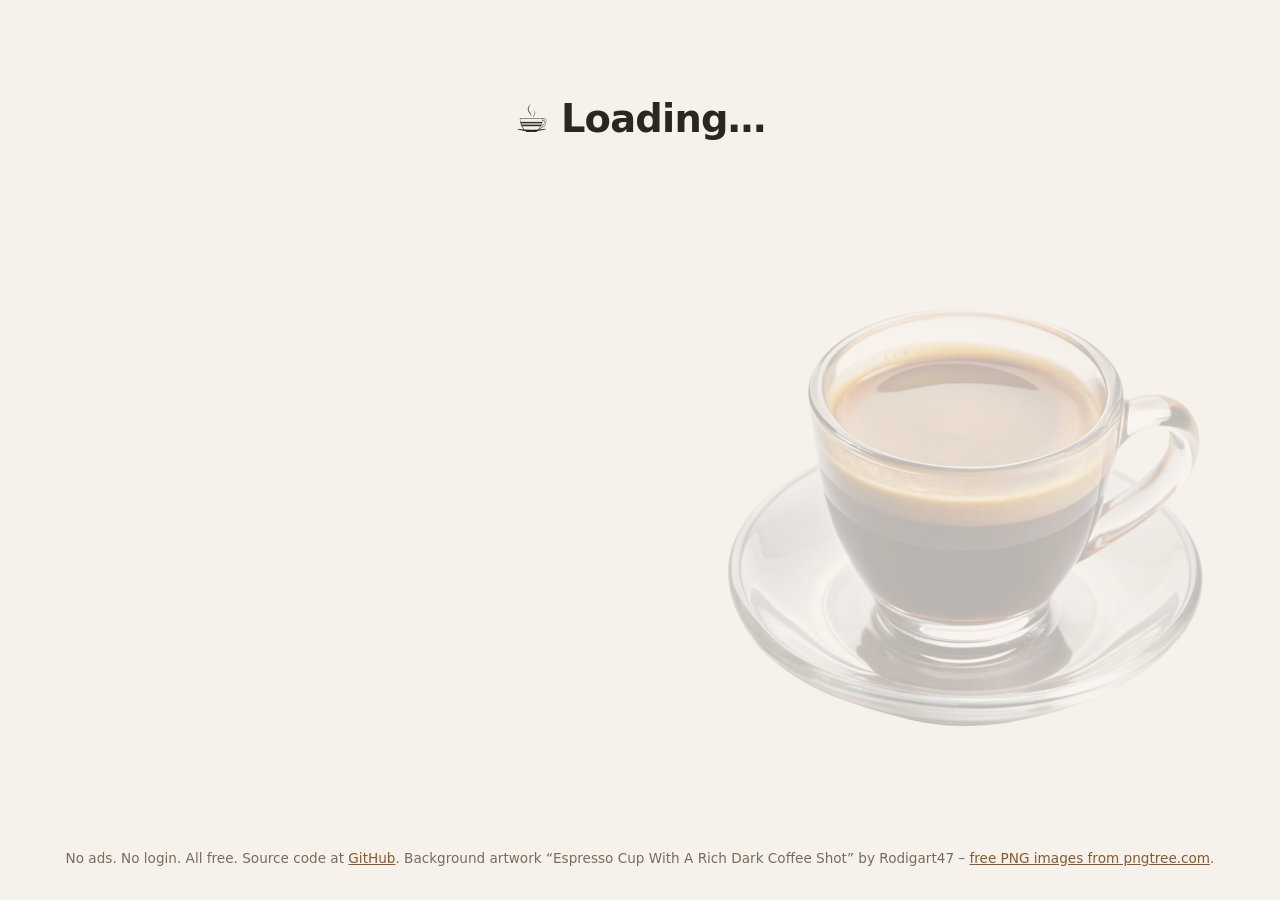
<file: index.html>
<!DOCTYPE html>
<html lang="en">
<head>
	<meta charset="utf-8">
	<meta name="viewport" content="width=device-width, initial-scale=1">
	<title>Lean Coffee Board</title>
	<meta name="description" content="A simple, real-time board for Lean Coffee style meetings. No accounts required.">
	<link rel="stylesheet" href="css/style.css">
	<link rel="icon" href="data:image/svg+xml,%3Csvg%20xmlns%3D%22http%3A%2F%2Fwww.w3.org%2F2000%2Fsvg%22%20viewBox%3D%220%200%20100%20100%22%3E%3Ctext%20y%3D%22.9em%22%20font-size%3D%2290%22%3E%E2%98%95%3C%2Ftext%3E%3C%2Fsvg%3E">
</head>
<body>
	<noscript>
		<main class="landing">
			<div class="landing__hero">
				<h1>JavaScript required</h1>
				<p>Lean Coffee Board needs JavaScript to run.</p>
			</div>
		</main>
	<footer class="site-footer">
		No ads. No login. All free. Source code at
		<a href="https://github.com/pattespatte/lean-coffee-board">GitHub</a>.
		Background artwork “Espresso Cup With A Rich Dark Coffee Shot” by Rodigart47 –
		<a href="https://pngtree.com/freepng/espresso-cup-with-a-rich-dark-coffee-shot_15473319.html">free PNG images from pngtree.com</a>.
	</footer>
	</noscript>

	<!-- Boot screen shown until app.js mounts. -->
	<div id="boot" class="landing">
		<div class="landing__hero">
			<h1>☕ Loading…</h1>
		</div>
	</div>
	<footer class="site-footer">
		No ads. No login. All free. Source code at
		<a href="https://github.com/pattespatte/lean-coffee-board">GitHub</a>.
		Background artwork “Espresso Cup With A Rich Dark Coffee Shot” by Rodigart47 –
		<a href="https://pngtree.com/freepng/espresso-cup-with-a-rich-dark-coffee-shot_15473319.html">free PNG images from pngtree.com</a>.
	</footer>

	<script type="module" src="js/app.js"></script>
</body>
</html>
</file>
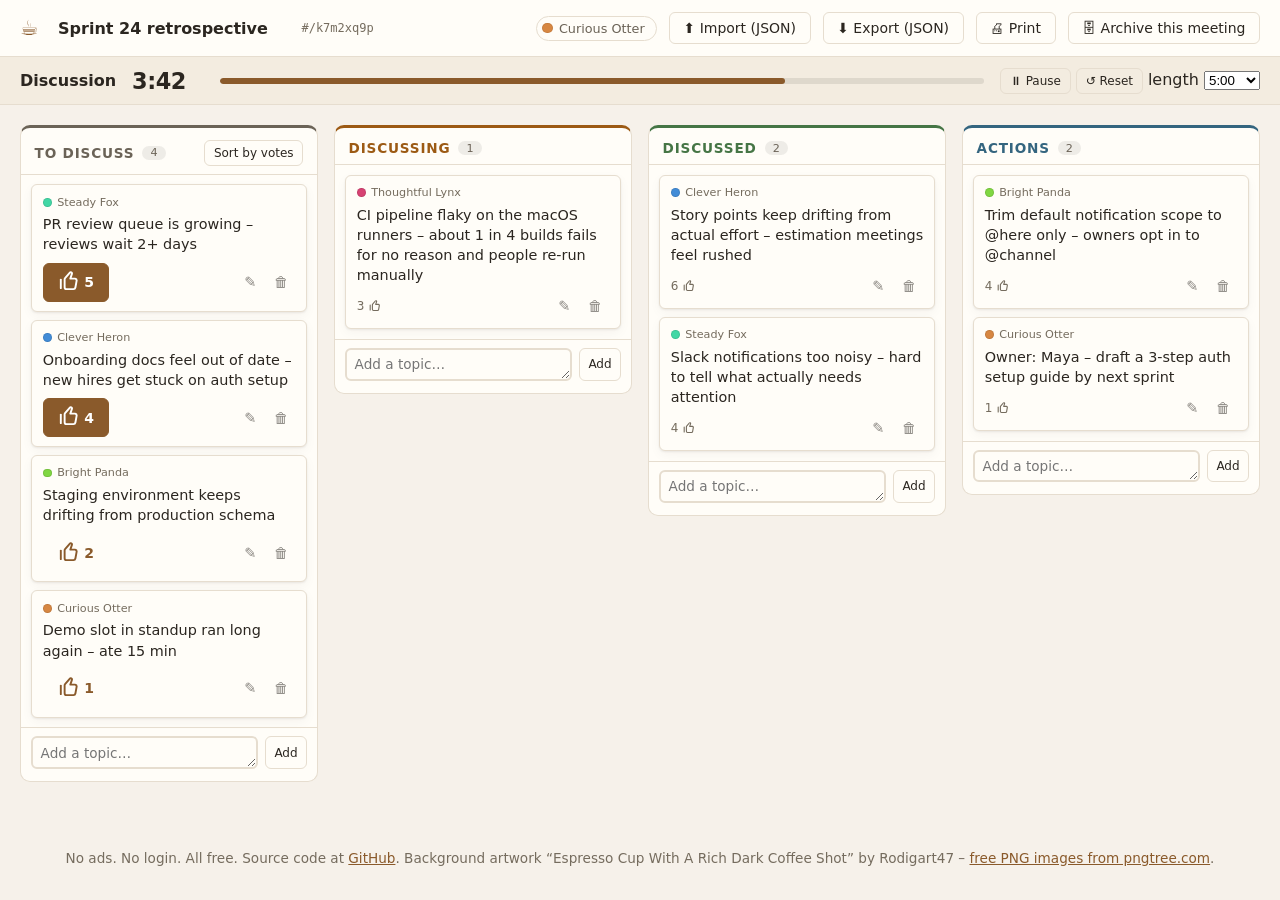
<file: examples/demo-board.html>
<!doctype html>
<html lang="en">

<head>
  <meta charset="utf-8">
  <meta name="viewport" content="width=device-width, initial-scale=1">
  <title>Lean Coffee Board – demo screenshot</title>
  <!-- The real app's stylesheet, so the screenshot is pixel-identical. -->
  <link rel="stylesheet" href="../css/style.css">
  <style>
    /* Screenshot-only: fix the viewport so the 4-column board sits flat
       without horizontal scroll, and disable the sticky topbar. */
    html,
    body {
      background: var(--bg);
    }

    .topbar {
      position: static;
    }

    .board {
      overflow: visible;
    }
  </style>
</head>

<body>
  <!-- Mirrors board.js renderShell() -->
  <header class="topbar">
    <div class="topbar__left">
      <a href="#/" class="topbar__logo">☕</a>
      <input id="board-title" class="topbar__title" type="text" value="Sprint 24 retrospective">
      <span class="topbar__slug">#/k7m2xq9p</span>
    </div>
    <div class="topbar__right">
      <span class="identity-badge" id="identity-badge" title="You are Curious Otter · 1 vote left">
        <span class="identity-badge__dot" style="background:hsl(28, 65%, 55%)"></span>
        <span>Curious Otter</span>
      </span>
      <button id="import-json-btn" class="btn btn--ghost" title="Import topics from a JSON export">⬆ Import (JSON)</button>
      <button id="export-json-btn" class="btn btn--ghost" title="Download board as JSON">⬇ Export (JSON)</button>
      <button id="export-print-btn" class="btn btn--ghost" title="Print or save as PDF">🖨 Print</button>
      <button id="archive-btn" class="btn btn--ghost">🗄 Archive this meeting</button>
    </div>
  </header>

  <!-- Mirrors timer.js render(): running, 5:00 length, ~3:42 remaining, not low yet. -->
  <div id="timer-bar">
    <div class="timer">
      <span class="timer__label">Discussion</span>
      <span class="timer__time">3:42</span>
      <div class="timer__progress"><span style="width:74%"></span></div>
      <div class="timer__buttons">
        <button class="btn btn--ghost btn--sm" data-timer="pause">⏸ Pause</button>
        <button class="btn btn--ghost btn--sm" data-timer="reset">↺ Reset</button>
        <label class="timer__duration">
          length
          <select data-timer-duration>
            <option value="120">2:00</option>
            <option value="180">3:00</option>
            <option value="300" selected>5:00</option>
            <option value="480">8:00</option>
            <option value="600">10:00</option>
            <option value="900">15:00</option>
          </select>
        </label>
      </div>
    </div>
  </div>

  <!-- Mirrors board.js renderBoard(): four columns with cards in a realistic
       mid-retro state. Authors use the same dot/name markup as renderCard(). -->
  <main id="board" class="board">

    <section class="column" data-column="to_discuss">
      <header class="column__head">
        <h2>To Discuss</h2>
        <span class="column__count">4</span>
        <button class="btn btn--ghost btn--sm" data-sort-votes>Sort by votes</button>
      </header>
      <div class="column__cards" data-dropzone="to_discuss">

        <article class="card" draggable="true">
          <div class="card__author">
            <span class="card__dot" style="background:hsl(160, 65%, 55%)"></span>
            <span class="card__author-name">Steady Fox</span>
          </div>
          <div class="card__content">PR review queue is growing – reviews wait 2+ days</div>
          <div class="card__footer">
            <button class="btn btn--vote is-voted" title="Vote for this topic"><svg class="icon icon--thumb" fill="none" stroke="currentColor" stroke-linecap="round" stroke-linejoin="round" stroke-width="2" viewBox="0 0 24 24" aria-hidden="true">
                <path d="m8 8.73984815c0-.47742254.17078432-.93909653.4814868-1.30158274l4.7909063-5.58939072c.4276196-.49888947 1.1399001-.64272811 1.7276069-.34887469.5737957.28689785.849314.95205792.6464466 1.56066017l-1.6464466 4.93933983h4.6035746c.1199832 0 .239723.01079693.3577708.03226018 1.0867527.1975914 1.8075604 1.238758 1.609969 2.32551072l-1.2727273 7c-.1729057.9509814-1.0011675 1.6422291-1.9677398 1.6422291h-7.3308473c-1.1045695 0-2-.8954305-2-2z"></path>
                <path d="m4 18v-9"></path>
              </svg> <span class="card__votes">5</span></button>
            <div class="card__actions">
              <button class="btn btn--icon" title="Edit">✎</button>
              <button class="btn btn--icon" title="Delete">🗑</button>
            </div>
          </div>
        </article>

        <article class="card" draggable="true">
          <div class="card__author">
            <span class="card__dot" style="background:hsl(210, 65%, 55%)"></span>
            <span class="card__author-name">Clever Heron</span>
          </div>
          <div class="card__content">Onboarding docs feel out of date – new hires get stuck on auth setup</div>
          <div class="card__footer">
            <button class="btn btn--vote is-voted" title="Vote for this topic"><svg class="icon icon--thumb" fill="none" stroke="currentColor" stroke-linecap="round" stroke-linejoin="round" stroke-width="2" viewBox="0 0 24 24" aria-hidden="true">
                <path d="m8 8.73984815c0-.47742254.17078432-.93909653.4814868-1.30158274l4.7909063-5.58939072c.4276196-.49888947 1.1399001-.64272811 1.7276069-.34887469.5737957.28689785.849314.95205792.6464466 1.56066017l-1.6464466 4.93933983h4.6035746c.1199832 0 .239723.01079693.3577708.03226018 1.0867527.1975914 1.8075604 1.238758 1.609969 2.32551072l-1.2727273 7c-.1729057.9509814-1.0011675 1.6422291-1.9677398 1.6422291h-7.3308473c-1.1045695 0-2-.8954305-2-2z"></path>
                <path d="m4 18v-9"></path>
              </svg> <span class="card__votes">4</span></button>
            <div class="card__actions">
              <button class="btn btn--icon" title="Edit">✎</button>
              <button class="btn btn--icon" title="Delete">🗑</button>
            </div>
          </div>
        </article>

        <article class="card" draggable="true">
          <div class="card__author">
            <span class="card__dot" style="background:hsl(95, 65%, 55%)"></span>
            <span class="card__author-name">Bright Panda</span>
          </div>
          <div class="card__content">Staging environment keeps drifting from production schema</div>
          <div class="card__footer">
            <button class="btn btn--vote" title="Vote for this topic"><svg class="icon icon--thumb" fill="none" stroke="currentColor" stroke-linecap="round" stroke-linejoin="round" stroke-width="2" viewBox="0 0 24 24" aria-hidden="true">
                <path d="m8 8.73984815c0-.47742254.17078432-.93909653.4814868-1.30158274l4.7909063-5.58939072c.4276196-.49888947 1.1399001-.64272811 1.7276069-.34887469.5737957.28689785.849314.95205792.6464466 1.56066017l-1.6464466 4.93933983h4.6035746c.1199832 0 .239723.01079693.3577708.03226018 1.0867527.1975914 1.8075604 1.238758 1.609969 2.32551072l-1.2727273 7c-.1729057.9509814-1.0011675 1.6422291-1.9677398 1.6422291h-7.3308473c-1.1045695 0-2-.8954305-2-2z"></path>
                <path d="m4 18v-9"></path>
              </svg> <span class="card__votes">2</span></button>
            <div class="card__actions">
              <button class="btn btn--icon" title="Edit">✎</button>
              <button class="btn btn--icon" title="Delete">🗑</button>
            </div>
          </div>
        </article>

        <article class="card" draggable="true">
          <div class="card__author">
            <span class="card__dot" style="background:hsl(28, 65%, 55%)"></span>
            <span class="card__author-name">Curious Otter</span>
          </div>
          <div class="card__content">Demo slot in standup ran long again – ate 15 min</div>
          <div class="card__footer">
            <button class="btn btn--vote" title="Vote for this topic"><svg class="icon icon--thumb" fill="none" stroke="currentColor" stroke-linecap="round" stroke-linejoin="round" stroke-width="2" viewBox="0 0 24 24" aria-hidden="true">
                <path d="m8 8.73984815c0-.47742254.17078432-.93909653.4814868-1.30158274l4.7909063-5.58939072c.4276196-.49888947 1.1399001-.64272811 1.7276069-.34887469.5737957.28689785.849314.95205792.6464466 1.56066017l-1.6464466 4.93933983h4.6035746c.1199832 0 .239723.01079693.3577708.03226018 1.0867527.1975914 1.8075604 1.238758 1.609969 2.32551072l-1.2727273 7c-.1729057.9509814-1.0011675 1.6422291-1.9677398 1.6422291h-7.3308473c-1.1045695 0-2-.8954305-2-2z"></path>
                <path d="m4 18v-9"></path>
              </svg> <span class="card__votes">1</span></button>
            <div class="card__actions">
              <button class="btn btn--icon" title="Edit">✎</button>
              <button class="btn btn--icon" title="Delete">🗑</button>
            </div>
          </div>
        </article>

      </div>
      <form class="column__add" data-add-form="to_discuss" onsubmit="return false">
        <textarea data-add-input="to_discuss" placeholder="Add a topic…" rows="1"></textarea>
        <button type="submit" class="btn btn--ghost btn--sm">Add</button>
      </form>
    </section>

    <section class="column" data-column="discussing">
      <header class="column__head">
        <h2>Discussing</h2>
        <span class="column__count">1</span>
      </header>
      <div class="column__cards" data-dropzone="discussing">

        <article class="card" draggable="true">
          <div class="card__author">
            <span class="card__dot" style="background:hsl(340, 65%, 55%)"></span>
            <span class="card__author-name">Thoughtful Lynx</span>
          </div>
          <div class="card__content">CI pipeline flaky on the macOS runners – about 1 in 4 builds fails for no reason and people re-run manually</div>
          <div class="card__footer">
            <span class="card__votes-static">3 <svg class="icon icon--thumb" fill="none" stroke="currentColor" stroke-linecap="round" stroke-linejoin="round" stroke-width="2" viewBox="0 0 24 24" aria-hidden="true">
                <path d="m8 8.73984815c0-.47742254.17078432-.93909653.4814868-1.30158274l4.7909063-5.58939072c.4276196-.49888947 1.1399001-.64272811 1.7276069-.34887469.5737957.28689785.849314.95205792.6464466 1.56066017l-1.6464466 4.93933983h4.6035746c.1199832 0 .239723.01079693.3577708.03226018 1.0867527.1975914 1.8075604 1.238758 1.609969 2.32551072l-1.2727273 7c-.1729057.9509814-1.0011675 1.6422291-1.9677398 1.6422291h-7.3308473c-1.1045695 0-2-.8954305-2-2z"></path>
                <path d="m4 18v-9"></path>
              </svg></span>
            <div class="card__actions">
              <button class="btn btn--icon" title="Edit">✎</button>
              <button class="btn btn--icon" title="Delete">🗑</button>
            </div>
          </div>
        </article>

      </div>
      <form class="column__add" data-add-form="discussing" onsubmit="return false">
        <textarea data-add-input="discussing" placeholder="Add a topic…" rows="1"></textarea>
        <button type="submit" class="btn btn--ghost btn--sm">Add</button>
      </form>
    </section>

    <section class="column" data-column="discussed">
      <header class="column__head">
        <h2>Discussed</h2>
        <span class="column__count">2</span>
      </header>
      <div class="column__cards" data-dropzone="discussed">

        <article class="card" draggable="true">
          <div class="card__author">
            <span class="card__dot" style="background:hsl(210, 65%, 55%)"></span>
            <span class="card__author-name">Clever Heron</span>
          </div>
          <div class="card__content">Story points keep drifting from actual effort – estimation meetings feel rushed</div>
          <div class="card__footer">
            <span class="card__votes-static">6 <svg class="icon icon--thumb" fill="none" stroke="currentColor" stroke-linecap="round" stroke-linejoin="round" stroke-width="2" viewBox="0 0 24 24" aria-hidden="true">
                <path d="m8 8.73984815c0-.47742254.17078432-.93909653.4814868-1.30158274l4.7909063-5.58939072c.4276196-.49888947 1.1399001-.64272811 1.7276069-.34887469.5737957.28689785.849314.95205792.6464466 1.56066017l-1.6464466 4.93933983h4.6035746c.1199832 0 .239723.01079693.3577708.03226018 1.0867527.1975914 1.8075604 1.238758 1.609969 2.32551072l-1.2727273 7c-.1729057.9509814-1.0011675 1.6422291-1.9677398 1.6422291h-7.3308473c-1.1045695 0-2-.8954305-2-2z"></path>
                <path d="m4 18v-9"></path>
              </svg></span>
            <div class="card__actions">
              <button class="btn btn--icon" title="Edit">✎</button>
              <button class="btn btn--icon" title="Delete">🗑</button>
            </div>
          </div>
        </article>

        <article class="card" draggable="true">
          <div class="card__author">
            <span class="card__dot" style="background:hsl(160, 65%, 55%)"></span>
            <span class="card__author-name">Steady Fox</span>
          </div>
          <div class="card__content">Slack notifications too noisy – hard to tell what actually needs attention</div>
          <div class="card__footer">
            <span class="card__votes-static">4 <svg class="icon icon--thumb" fill="none" stroke="currentColor" stroke-linecap="round" stroke-linejoin="round" stroke-width="2" viewBox="0 0 24 24" aria-hidden="true">
                <path d="m8 8.73984815c0-.47742254.17078432-.93909653.4814868-1.30158274l4.7909063-5.58939072c.4276196-.49888947 1.1399001-.64272811 1.7276069-.34887469.5737957.28689785.849314.95205792.6464466 1.56066017l-1.6464466 4.93933983h4.6035746c.1199832 0 .239723.01079693.3577708.03226018 1.0867527.1975914 1.8075604 1.238758 1.609969 2.32551072l-1.2727273 7c-.1729057.9509814-1.0011675 1.6422291-1.9677398 1.6422291h-7.3308473c-1.1045695 0-2-.8954305-2-2z"></path>
                <path d="m4 18v-9"></path>
              </svg></span>
            <div class="card__actions">
              <button class="btn btn--icon" title="Edit">✎</button>
              <button class="btn btn--icon" title="Delete">🗑</button>
            </div>
          </div>
        </article>

      </div>
      <form class="column__add" data-add-form="discussed" onsubmit="return false">
        <textarea data-add-input="discussed" placeholder="Add a topic…" rows="1"></textarea>
        <button type="submit" class="btn btn--ghost btn--sm">Add</button>
      </form>
    </section>

    <section class="column" data-column="actions">
      <header class="column__head">
        <h2>Actions</h2>
        <span class="column__count">2</span>
      </header>
      <div class="column__cards" data-dropzone="actions">

        <article class="card" draggable="true">
          <div class="card__author">
            <span class="card__dot" style="background:hsl(95, 65%, 55%)"></span>
            <span class="card__author-name">Bright Panda</span>
          </div>
          <div class="card__content">Trim default notification scope to @here only – owners opt in to @channel</div>
          <div class="card__footer">
            <span class="card__votes-static">4 <svg class="icon icon--thumb" fill="none" stroke="currentColor" stroke-linecap="round" stroke-linejoin="round" stroke-width="2" viewBox="0 0 24 24" aria-hidden="true">
                <path d="m8 8.73984815c0-.47742254.17078432-.93909653.4814868-1.30158274l4.7909063-5.58939072c.4276196-.49888947 1.1399001-.64272811 1.7276069-.34887469.5737957.28689785.849314.95205792.6464466 1.56066017l-1.6464466 4.93933983h4.6035746c.1199832 0 .239723.01079693.3577708.03226018 1.0867527.1975914 1.8075604 1.238758 1.609969 2.32551072l-1.2727273 7c-.1729057.9509814-1.0011675 1.6422291-1.9677398 1.6422291h-7.3308473c-1.1045695 0-2-.8954305-2-2z"></path>
                <path d="m4 18v-9"></path>
              </svg></span>
            <div class="card__actions">
              <button class="btn btn--icon" title="Edit">✎</button>
              <button class="btn btn--icon" title="Delete">🗑</button>
            </div>
          </div>
        </article>

        <article class="card" draggable="true">
          <div class="card__author">
            <span class="card__dot" style="background:hsl(28, 65%, 55%)"></span>
            <span class="card__author-name">Curious Otter</span>
          </div>
          <div class="card__content">Owner: Maya – draft a 3-step auth setup guide by next sprint</div>
          <div class="card__footer">
            <span class="card__votes-static">1 <svg class="icon icon--thumb" fill="none" stroke="currentColor" stroke-linecap="round" stroke-linejoin="round" stroke-width="2" viewBox="0 0 24 24" aria-hidden="true">
                <path d="m8 8.73984815c0-.47742254.17078432-.93909653.4814868-1.30158274l4.7909063-5.58939072c.4276196-.49888947 1.1399001-.64272811 1.7276069-.34887469.5737957.28689785.849314.95205792.6464466 1.56066017l-1.6464466 4.93933983h4.6035746c.1199832 0 .239723.01079693.3577708.03226018 1.0867527.1975914 1.8075604 1.238758 1.609969 2.32551072l-1.2727273 7c-.1729057.9509814-1.0011675 1.6422291-1.9677398 1.6422291h-7.3308473c-1.1045695 0-2-.8954305-2-2z"></path>
                <path d="m4 18v-9"></path>
              </svg></span>
            <div class="card__actions">
              <button class="btn btn--icon" title="Edit">✎</button>
              <button class="btn btn--icon" title="Delete">🗑</button>
            </div>
          </div>
        </article>

      </div>
      <form class="column__add" data-add-form="actions" onsubmit="return false">
        <textarea data-add-input="actions" placeholder="Add a topic…" rows="1"></textarea>
        <button type="submit" class="btn btn--ghost btn--sm">Add</button>
      </form>
    </section>

  </main>
  <footer class="site-footer">
    No ads. No login. All free. Source code at
    <a href="https://github.com/pattespatte/lean-coffee-board">GitHub</a>.
    Background artwork “Espresso Cup With A Rich Dark Coffee Shot” by Rodigart47 –
    <a href="https://pngtree.com/freepng/espresso-cup-with-a-rich-dark-coffee-shot_15473319.html">free PNG images from pngtree.com</a>.
  </footer>
</body>

</html>
</file>
<file: css/style.css>
/* Lean Coffee Board – styles
   Calm, café-inspired palette. No external fonts or assets. */

:root {
  --bg:            #f6f1ea;   /* warm paper */
  --bg-elev:       #fffdf8;   /* card surface */
  --ink:           #2b2620;   /* near-black, warm */
  --ink-soft:      #6b6357;
  --ink-faint:     #756c5e;   /* darkened from #a89f90 for WCAG AA 4.5:1 (4.60 on bg, 5.08 on bg-elev) */
  --line:          #e6ddcf;
  --accent:        #8a5a2b;   /* coffee bean */
  --accent-soft:   #c8a47a;
  --danger:        #b5483a;
  --good:          #4a7c4a;
  --shadow:        0 1px 2px rgba(43, 38, 32, .08), 0 4px 12px rgba(43, 38, 32, .04);
  --shadow-drag:   0 8px 24px rgba(43, 38, 32, .22);
  --radius:        10px;
  --radius-sm:     6px;
  --font:          system-ui, -apple-system, "Segoe UI", Roboto, Helvetica, Arial, sans-serif;
  --focus-ring:    0 0 0 2px var(--bg), 0 0 0 4px var(--accent);  /* 2px accent outline with bg gap; AA 2.4.13 */

  /* Status accent colors. Also used as small text (headings, move select), so
     all four are AA-checked (≥4.5:1) on both --bg-elev (#fffdf8) and --bg (#f6f1ea):
     to-discuss 5.8/5.3 · discussing 5.3/4.8 · discussed 5.3/4.8 · actions 6.2/5.6. */
  --status-to-discuss: #6b6357;   /* warm gray – the queue */
  --status-discussing: #9c5a14;   /* amber – the live topic */
  --status-discussed:  #457545;   /* green – covered */
  --status-actions:    #34657f;   /* blue – decisions & next steps */
}

* { box-sizing: border-box; }

html, body {
  margin: 0;
  padding: 0;
  font-family: var(--font);
  color: var(--ink);
  -webkit-font-smoothing: antialiased;
}
html { background: var(--bg); }   /* paper fallback while the artwork loads */

/* Flex column so the footer always lands at the bottom of the viewport on short pages. */
body {
  display: flex;
  flex-direction: column;
  min-height: 100vh;
  min-height: 100svh;
}

/* Dimmed espresso-cup artwork anchored bottom-right, fixed so it stays put on scroll.
   The cut-out was flattened onto the paper color, so its JPEG blends into the page
   background. All text sits on solid paper surfaces (.landing sheet, .site-footer
   band, opaque columns), so the artwork never carries text directly.
   Artwork: "Espresso Cup With A Rich Dark Coffee Shot" by Rodigart47, via pngtree.com
   (see footer credit). */
body::before {
  content: "";
  position: fixed;
  inset: 0;
  z-index: -1;
  background:
    linear-gradient(rgba(246, 241, 234, .75), rgba(246, 241, 234, .75)),
    var(--bg) url("../assets/images/espresso-cup.jpg") right 6% bottom 12vh / auto min(60vh, 60vw) no-repeat;
}

a { color: var(--accent); text-decoration: none; }
a:hover { text-decoration: underline; }

/* Visible focus for any interactive element not explicitly styled (WCAG 2.4.7, 2.4.13). */
:focus-visible { outline: 2px solid var(--accent); outline-offset: 2px; }

/* ── Buttons ──────────────────────────────────────────────────────── */
.btn {
  font: inherit;
  font-size: .875rem;
  padding: .45rem .85rem;
  border-radius: var(--radius-sm);
  border: 1px solid var(--line);
  background: var(--bg-elev);
  color: var(--ink);
  cursor: pointer;
  transition: background .15s, border-color .15s, transform .05s;
  white-space: nowrap;
}
.btn:hover { background: #f1ead9; }
.btn:active { transform: translateY(1px); }
.btn--primary { background: var(--accent); color: #fff; border-color: var(--accent); }
.btn--primary:hover { background: #74481f; }
.btn--ghost { background: transparent; }
.btn--ghost:hover { background: rgba(138, 90, 43, .08); }
.btn--lg { font-size: 1.05rem; padding: .7rem 1.4rem; }
.btn--sm { font-size: .75rem; padding: .3rem .55rem; }
.btn--icon {
  padding: .25rem .4rem;
  background: transparent;
  border-color: transparent;
  font-size: .9rem;
  opacity: .55;
}
.btn--icon:hover { background: rgba(43, 38, 32, .06); opacity: 1; }
.btn--vote {
  font-weight: 600;
  color: var(--accent);
  background: transparent;
  border-color: transparent;
}
.btn--vote:hover { background: rgba(138, 90, 43, .1); }
.btn--vote.is-voted {
  color: #fff;
  background: var(--accent);
  border-color: var(--accent);
}
/* Locked-out controls (archived meetings). pointer-events also stops hover
   styles from firing on buttons that can't be used. */
.btn:disabled { opacity: .5; cursor: not-allowed; pointer-events: none; }

/* ── Landing ──────────────────────────────────────────────────────── */
/* Solid paper sheet over the background photo so all landing text keeps AA contrast. */
.landing {
  max-width: 960px;
  margin: 0 auto;
  padding: 2rem 1.5rem 4rem;
  background: var(--bg);
  border-radius: var(--radius);
}
.landing__header {
  display: flex;
  justify-content: space-between;
  align-items: center;
  padding-bottom: 1.5rem;
  border-bottom: 1px solid var(--line);
}
.landing__logo { font-size: 1.15rem; font-weight: 600; }
.landing__hero {
  text-align: center;
  padding: 4rem 1rem 3rem;
}
.landing__hero h1 {
  font-size: clamp(1.6rem, 4vw, 2.4rem);
  margin: 0 0 .75rem;
  letter-spacing: -.02em;
}
.landing__hero p {
  color: var(--ink-soft);
  max-width: 36rem;
  margin: 1.5rem auto;
  font-size: 1.05rem;
  line-height: 1.5;
}
.landing__hint { margin-top: 1.5rem; color: var(--ink-faint); font-size: .85rem; }
.landing__hint code {
  background: var(--bg-elev);
  border: 1px solid var(--line);
  border-radius: 4px;
  padding: .1rem .35rem;
}
.muted { color: var(--ink-faint); }

/* Visually hidden but available to screen readers (WCAG 4.1.2 / 1.3.1). */
.visually-hidden {
  position: absolute !important;
  width: 1px; height: 1px;
  padding: 0; margin: -1px;
  overflow: hidden;
  clip: rect(0 0 0 0);
  clip-path: inset(50%);
  white-space: nowrap;
  border: 0;
}
.landing__columns {
  display: grid;
  grid-template-columns: repeat(auto-fit, minmax(140px, 1fr));
  gap: 1rem;
  margin-top: 2rem;
  list-style: none;
  padding: 0;
  margin: 2rem 0 0;
}
.landing__col {
  /* Flat legend treatment — not button-like (no elevated surface, border, or shadow). */
  --status: var(--accent);
  background: transparent;
  border: 0;
  border-top: 2px solid var(--status);   /* AA 1.4.11: status accents ≥4.5:1 on bg, passes 3:1 non-text */
  border-radius: 0;
  padding: .75rem 0 0;
  text-align: left;
}
.landing__col h3 { margin: 0 0 .35rem; font-size: 1rem; color: var(--status); }
.landing__col--to-discuss { --status: var(--status-to-discuss); }
.landing__col--discussing { --status: var(--status-discussing); }
.landing__col--discussed  { --status: var(--status-discussed); }
.landing__col--actions    { --status: var(--status-actions); }
.landing__col p { margin: 0; color: var(--ink-soft); font-size: .85rem; }
.landing__how-title {
  font-size: .8rem;
  text-transform: uppercase;
  letter-spacing: .06em;
  color: var(--ink-soft);
  margin: 0 0 .5rem;
  font-weight: 600;
}

/* ── Site footer ─────────────────────────────────────────────────── */
/* Full-width paper band: keeps footer text (incl. artwork credit) readable, pinned to
   the page bottom via the body flex column. */
.site-footer {
  max-width: none;
  margin: auto 0 0;   /* top margin auto pushes it to the bottom; sides stay 0 */
  padding: 2rem 1.5rem;
  text-align: center;
  background: var(--bg);
  color: var(--ink-faint);
  font-size: .85rem;
  line-height: 1.5;
}
.site-footer a { color: var(--accent); text-decoration: underline; }

/* ── Identity badge ───────────────────────────────────────────────── */
.identity-badge {
  display: inline-flex;
  align-items: center;
  gap: .4rem;
  font-size: .8rem;
  color: var(--ink-soft);
  background: var(--bg-elev);
  border: 1px solid var(--line);
  border-radius: 999px;
  padding: .25rem .7rem .25rem .35rem;
  cursor: pointer;
  position: relative;   /* anchor for the hint popover */
  transition: transform .18s ease;
}
.identity-badge__dot {
  width: .65rem; height: .65rem;
  border-radius: 50%;
  display: inline-block;
  border: 1px solid rgba(0,0,0,.08);
}

/* Inline rename: double-click (or focus + Enter) edits the name.
   Hover grows the badge to hint that it is interactive (suppressed while editing). */
.identity-badge:not(.is-editing):hover {
  transform: scale(1.2);
}

/* Popover hint, shown on hover/focus after a short delay; same text as the
   accessible name, so it is purely visual (aria-hidden). */
.identity-badge__hint {
  position: absolute;
  top: calc(100% + .55rem);
  right: 0;
  z-index: 30;
  white-space: nowrap;
  max-width: min(85vw, 22rem);
  overflow: hidden;
  text-overflow: ellipsis;
  background: var(--ink);
  color: var(--bg-elev);
  font-size: .75rem;
  padding: .35rem .6rem;
  border-radius: var(--radius-sm);
  box-shadow: var(--shadow);
  opacity: 0;
  visibility: hidden;
  transform: translateY(.25rem);
  transition: opacity .15s ease, transform .15s ease, visibility .15s;
  pointer-events: none;
}
.identity-badge__hint::before {   /* caret pointing up at the badge */
  content: "";
  position: absolute;
  top: -.3rem;
  right: 1rem;
  border: .3rem solid transparent;
  border-top-width: 0;
  border-bottom-color: var(--ink);
}
.identity-badge:not(.is-editing):hover .identity-badge__hint,
.identity-badge:focus-visible .identity-badge__hint,
.identity-badge:not(.is-editing).is-hinting .identity-badge__hint {
  opacity: 1;
  visibility: visible;
  transform: none;
  transition-delay: .35s;   /* brief pause like a native tooltip; 0s when hiding */
}
.identity-badge__input {
  font: inherit;
  font-size: .8rem;
  border: 2px solid var(--accent);
  border-radius: 999px;
  padding: .05rem .5rem;
  background: var(--bg-elev);
  color: var(--ink);
  width: 10rem;
}
.identity-badge__input:focus { outline: none; box-shadow: var(--focus-ring); }

/* ── Top bar ──────────────────────────────────────────────────────── */
.topbar {
  display: flex;
  justify-content: space-between;
  align-items: center;
  gap: 1rem;
  padding: .75rem 1.25rem;
  background: var(--bg-elev);
  border-bottom: 1px solid var(--line);
  position: sticky;
  top: 0;
  z-index: 20;
  flex-wrap: wrap;
}
.topbar__left, .topbar__right {
  display: flex;
  align-items: center;
  gap: .75rem;
  min-width: 0;
}
.topbar__logo { font-size: 1.3rem; text-decoration: none; }
.topbar__title {
  font: inherit;
  font-weight: 600;
  font-size: 1rem;
  border: 1px solid transparent;
  background: transparent;
  padding: .25rem .4rem;
  border-radius: var(--radius-sm);
  color: var(--ink);
  min-width: 8rem;
  max-width: 22rem;
}
.topbar__title:hover { border-color: var(--line); background: var(--bg); }
.topbar__title:focus { border-color: var(--accent); background: var(--bg); box-shadow: var(--focus-ring); outline: none; }
.topbar__slug {
  font-family: ui-monospace, SFMono-Regular, Menlo, monospace;
  font-size: .75rem;
  color: var(--ink-faint);
  user-select: all;
}

/* ── Archive banner ───────────────────────────────────────────────── */
/* Shown between the top bar and the timer while a meeting is archived
   (populated by js/board.js; :empty keeps it out of the live board and
   mirrors the #timer-bar trick below). Ink on this tint ≈ 10:1 (AA). */
.archive-banner {
  padding: .55rem 1.25rem;
  background: rgba(200, 164, 122, .38);
  border-bottom: 1px solid var(--line);
  color: var(--ink);
  font-size: .9rem;
  text-align: center;
}
.archive-banner:empty { display: none; }
/* The README.md link: accent-on-tint measures right at the 4.5:1 AA edge, so
   the link inherits the banner ink instead and the underline carries the
   affordance. */
.archive-banner a { color: inherit; text-decoration: underline; }
.archive-banner code {
  font-size: .85em;
  background: rgba(43, 38, 32, .08);
  padding: .1em .35em;
  border-radius: 4px;
}
/* Restore action, styled to match the README.md link beside it: ink, not
   accent (accent on this tint sits right at the 4.5:1 AA edge). The global
   :focus-visible rule supplies the focus outline. */
.archive-banner button {
  padding: 0;
  border: 0;
  background: none;
  font: inherit;
  color: inherit;
  text-decoration: underline;
  cursor: pointer;
}
/* While archived, the topbar Archive button steps aside; the banner's
   restore action replaces it. */
body.is-archived #archive-btn { display: none; }

/* ── Timer bar ────────────────────────────────────────────────────── */
#timer-bar:empty { display: none; }
.timer {
  display: flex;
  align-items: center;
  gap: 1rem;
  padding: .65rem 1.25rem;
  background: #f3ece0;
  border-bottom: 1px solid var(--line);
  font-variant-numeric: tabular-nums;
}
.timer__label { font-weight: 600; }
.timer__time {
  font-size: 1.4rem;
  font-weight: 600;
  letter-spacing: -.02em;
  min-width: 4.5rem;
}
.timer__time.is-low { color: var(--danger); }
.timer__progress {
  flex: 1;
  height: 6px;
  background: rgba(43, 38, 32, .1);
  border-radius: 999px;
  overflow: hidden;
}
.timer__progress > span {
  display: block;
  height: 100%;
  background: var(--accent);
  border-radius: 999px;
  transition: width .3s linear;
}
.timer.is-paused .timer__progress > span { background: var(--ink-faint); }

/* ── Board layout ─────────────────────────────────────────────────── */
/* Columns reflow (4 → 2 → 1, see Responsive below) instead of scrolling
   sideways, so every column stays visible at any window width. minmax(0,1fr)
   lets columns shrink below their content's min width instead of overflowing. */
.board {
  display: grid;
  grid-template-columns: repeat(4, minmax(0, 1fr));
  gap: 1rem;
  padding: 1.25rem;
  align-items: start;
  width: 100%;
  max-width: 86rem;      /* ≈4×320px columns + gaps + padding; centered on wider screens */
  margin-inline: auto;
}
.column {
  --status: var(--status-to-discuss);   /* per-column accent: header, top bar, move select */
  background: var(--bg-elev);   /* opaque so cards sit on a solid surface over the artwork */
  border: 1px solid var(--line);
  border-top: 3px solid var(--status);   /* AA 1.4.11: accents ≥4.5:1 on the column surface */
  border-radius: var(--radius);
  display: flex;
  flex-direction: column;
  min-height: 12rem;
}
.column[data-column="discussing"] { --status: var(--status-discussing); }
.column[data-column="discussed"]  { --status: var(--status-discussed); }
.column[data-column="actions"]    { --status: var(--status-actions); }
.column__head {
  display: flex;
  align-items: center;
  gap: .5rem;
  padding: .75rem .85rem .5rem;
  border-bottom: 1px solid var(--line);
  flex-wrap: wrap;
}
.column__head h2 {
  margin: 0;
  font-size: .85rem;
  text-transform: uppercase;
  letter-spacing: .06em;
  color: var(--status);
}
.column__count {
  font-size: .7rem;
  background: rgba(43, 38, 32, .08);
  color: var(--ink-soft);
  border-radius: 999px;
  padding: .05rem .5rem;
}
.column__head .btn { margin-left: auto; }

.column__cards {
  flex: 1;
  padding: .6rem;
  display: flex;
  flex-direction: column;
  gap: .5rem;
  min-height: 4rem;
  border-radius: var(--radius-sm);
  transition: background .12s, outline .12s;
  outline: 2px dashed transparent;
  outline-offset: -2px;
}
.column__cards.is-drop-over {
  background: rgba(138, 90, 43, .08);
  outline-color: var(--accent);
}

.column__add {
  display: flex;
  gap: .4rem;
  padding: .5rem .6rem .75rem;
  border-top: 1px solid var(--line);
}
.column__add textarea {
  flex: 1;
  font: inherit;
  font-size: .85rem;
  resize: vertical;
  border: 2px solid var(--line);
  border-radius: var(--radius-sm);
  padding: .4rem .5rem;
  background: var(--bg-elev);
  color: var(--ink);
  min-height: 2rem;
  transition: min-height .15s ease;
}
.column__add textarea:focus {
  outline: none; border-color: var(--accent); box-shadow: var(--focus-ring);
  min-height: 5.5rem;
}

/* ── Cards ────────────────────────────────────────────────────────── */
.card {
  background: var(--bg-elev);
  border: 1px solid var(--line);
  border-radius: var(--radius-sm);
  padding: .65rem .7rem .55rem;
  box-shadow: var(--shadow);
  cursor: grab;
  transition: box-shadow .12s, transform .05s, opacity .12s;
}
.card:hover { border-color: var(--accent-soft); }
.card:active { cursor: grabbing; }
.card.is-dragging { opacity: .4; }
.card.is-drop-above { box-shadow: 0 -3px 0 var(--accent); }
.card.is-drop-below { box-shadow: 0 3px 0 var(--accent); }
.card--pending { opacity: .55; font-style: italic; }
/* Selected card: the topic the room is looking at. Border + ring + warm tint
   so it reads clearly from the back of the room. */
.card.is-selected {
  border-color: var(--accent);
  background: #fbf3e2;
  box-shadow: 0 0 0 3px var(--accent-soft), var(--shadow-drag);
}

.card__author {
  display: flex;
  align-items: center;
  gap: .35rem;
  font-size: .7rem;
  color: var(--ink-faint);
  margin-bottom: .35rem;
}
.card__dot {
  width: .55rem; height: .55rem;
  border-radius: 50%;
  display: inline-block;
  border: 1px solid rgba(0,0,0,.1);
}
.card__content {
  font-size: .9rem;
  line-height: 1.4;
  word-wrap: break-word;
  overflow-wrap: anywhere;
}
/* Markdown output (js/markdown.js renders newlines as <br>). */
.card__content code.md-inline {
  font-family: ui-monospace, SFMono-Regular, Menlo, monospace;
  font-size: .82em;
  background: rgba(43, 38, 32, .07);
  border-radius: 4px;
  padding: .08em .3em;
}
.card__content pre.md-block {
  margin: .35rem 0;
  padding: .4rem .5rem;
  background: #f3ece0;
  border: 1px solid var(--line);
  border-radius: var(--radius-sm);
  overflow-x: auto;
}
.card__content pre.md-block code {
  font-family: ui-monospace, SFMono-Regular, Menlo, monospace;
  font-size: .78rem;
  background: none;
  padding: 0;
  white-space: pre;
}
.card__content a { text-decoration: underline; text-underline-offset: 2px; }
.card__edit {
  width: 100%;
  font: inherit;
  font-size: .9rem;
  line-height: 1.4;
  border: 1px solid var(--accent-soft);
  border-radius: var(--radius-sm);
  padding: .35rem .4rem;
  background: var(--bg-elev);
  color: var(--ink);
  resize: none;
  min-height: 2.5rem;
}
.card__edit:focus { outline: none; box-shadow: var(--focus-ring); }

/* Keyboard move controls (SC 2.5.7). */
.card__move {
  display: flex;
  align-items: center;
  gap: .25rem;
  margin: .4rem 0 0;
}
.card__move-select {
  flex: 1;
  font: inherit;
  font-size: .75rem;
  font-weight: 600;
  padding: .2rem .3rem;
  border: 1px solid var(--status);   /* status accent: closed select reads as a status chip (≥4.5:1, AA 1.4.11) */
  border-radius: var(--radius-sm);
  background: var(--bg);
  color: var(--status);              /* inherits --status from the column the card sits in */
  min-width: 0;
}
.card__move-select:focus { outline: none; box-shadow: var(--focus-ring); }
/* Color each option with its status where the platform allows it. Many native
   menus (e.g. macOS) ignore option colors; the label still identifies it. */
.card__move-select option[data-status="to_discuss"] { color: var(--status-to-discuss); }
.card__move-select option[data-status="discussing"] { color: var(--status-discussing); }
.card__move-select option[data-status="discussed"]  { color: var(--status-discussed); }
.card__move-select option[data-status="actions"]    { color: var(--status-actions); }
.card__move .btn--icon { font-size: .8rem; padding: .2rem .35rem; }
.card__move .btn--icon:disabled { opacity: .45; cursor: not-allowed; }

.card__footer {
  display: flex;
  justify-content: space-between;
  align-items: center;
  margin-top: .5rem;
  gap: .4rem;
}
.card__votes-static { font-size: .75rem; color: var(--ink-faint); display: inline-flex; align-items: center; gap: .2rem; }
.card__votes { font-variant-numeric: tabular-nums; }
.card__actions { display: flex; gap: .15rem; margin-left: auto; }

/* Vote icon: inherits color via currentColor, sizes to the surrounding text. */
.icon { width: 1em; height: 1em; display: inline-block; vertical-align: -0.125em; }
.icon--thumb { width: 1.1em; height: 1.1em; }
.btn--vote { display: inline-flex; align-items: center; gap: .25rem; }
.btn--vote .icon { font-size: 1.3rem; vertical-align: -.4rem; }
.card__votes-static { display: inline-flex; align-items: center; gap: .2rem; }

/* ── Flash error ──────────────────────────────────────────────────── */
.flash-error {
  position: fixed;
  bottom: 1rem;
  left: 50%;
  transform: translateX(-50%) translateY(1rem);
  background: var(--danger);
  color: #fff;
  padding: .6rem 1rem;
  border-radius: var(--radius-sm);
  font-size: .85rem;
  box-shadow: var(--shadow-drag);
  opacity: 0;
  pointer-events: none;
  transition: opacity .2s, transform .2s;
  z-index: 100;
  max-width: 90vw;
}
.flash-error.is-visible {
  opacity: 1;
  transform: translateX(-50%) translateY(0);
}

/* ── Responsive ───────────────────────────────────────────────────── */
/* 4 → 2 → 1 columns: reflow instead of horizontal scroll. */
@media (max-width: 960px) {
  .board { grid-template-columns: repeat(2, minmax(0, 1fr)); }
  .topbar__slug { display: none; }
}
@media (max-width: 560px) {
  .board { grid-template-columns: minmax(0, 1fr); }
  .topbar { padding: .6rem .75rem; }
  .board { padding: .75rem; }
  .topbar__right .btn--ghost { padding: .35rem .5rem; }
}

/* ── Reduced motion ──────────────────────────────────────────────── */
@media (prefers-reduced-motion: reduce) {
  *, *::before, *::after {
    animation-duration: 0.001ms !important;
    animation-iteration-count: 1 !important;
    transition-duration: 0.001ms !important;
    scroll-behavior: auto !important;
  }
}

/* ── Print ────────────────────────────────────────────────────────── */
@media print {
  .topbar, .column__add, .card__actions, .btn { display: none !important; }
  body::before { display: none; }   /* no photo when printing */
  .board { grid-template-columns: 1fr 1fr; gap: .5rem; }
  .column { break-inside: avoid; background: #fff; }
  .card { box-shadow: none; border: 1px solid #ccc; }
  body { background: #fff; }
}
</file>
